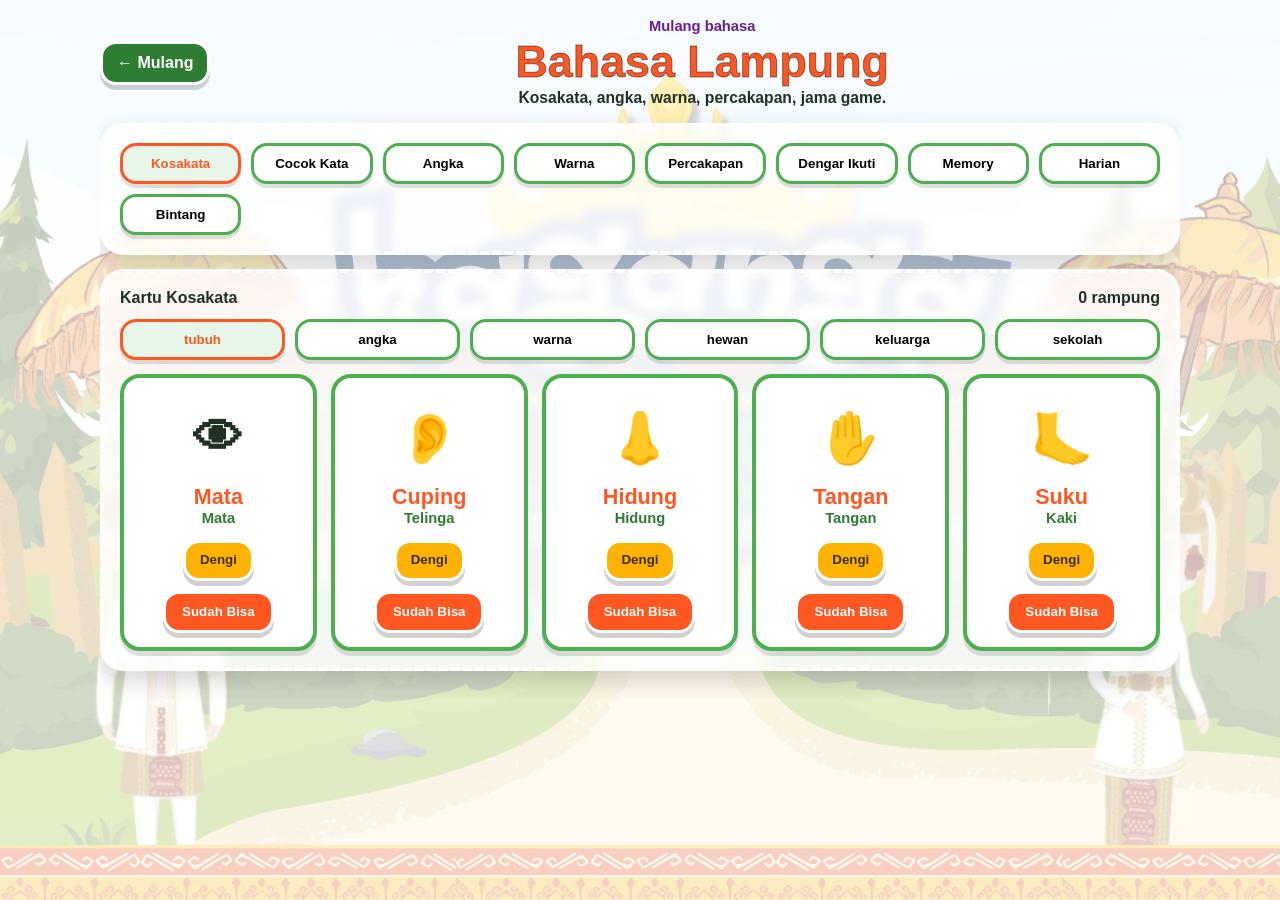
<file: SI-GAM/bahasa.html>
<!DOCTYPE html>
<html lang="id">
<head>
    <meta charset="UTF-8">
    <meta name="viewport" content="width=device-width, initial-scale=1.0">
    <title>Bahasa Lampung</title>
    <link rel="stylesheet" href="belajar.css">
</head>
<body>
    <main class="page-shell">
        <header class="app-header">
            <a class="back-btn" href="index.html">&#8592; Mulang</a>
            <div class="title-block">
                <p class="eyebrow">Mulang bahasa</p>
                <h1>Bahasa Lampung</h1>
                <p class="subtitle">Kosakata, angka, warna, percakapan, jama game.</p>
            </div>
        </header>

        <nav class="feature-nav panel" id="featureNav"></nav>

        <section class="panel feature-panel active" id="kosakataPanel">
            <div class="score-row">
                <span>Kartu Kosakata</span>
                <span id="vocabDone">0 rampung</span>
            </div>
            <div class="mode-tabs" id="categoryTabs"></div>
            <div class="cards-grid" id="vocabCards"></div>
        </section>

        <section class="panel feature-panel" id="cocokPanel">
            <p class="mini-title">Game Cocokkon Kata</p>
            <p class="feedback" id="matchWordInfo">Pilih kata Lampung, lalu pilih arti sai cocok.</p>
            <div class="match-board" id="wordMatchBoard"></div>
        </section>

        <section class="panel feature-panel" id="angkaPanel">
            <div class="grid-two">
                <div class="hero-card">
                    <div class="aksara-big" id="numberBig">1</div>
                    <p class="latin-name" id="numberWord">Sai</p>
                    <div class="controls">
                        <button class="ghost-btn" id="prevNumber">Balik</button>
                        <button class="primary-btn" id="speakNumber">Dengi Angka</button>
                        <button class="ghost-btn" id="nextNumber">Teras</button>
                    </div>
                </div>
                <div>
                    <p class="mini-title">Kuis Angka</p>
                    <div class="question-symbol" id="numberQuiz">3</div>
                    <p class="feedback" id="numberFeedback">Pilih nama angka sai pas.</p>
                    <div class="choices" id="numberChoices"></div>
                </div>
            </div>
        </section>

        <section class="panel feature-panel" id="warnaPanel">
            <div class="color-tile" id="colorTile">Warna</div>
            <p class="feedback" id="colorFeedback">Pilih nama warna sai pas.</p>
            <div class="choices" id="colorChoices"></div>
        </section>

        <section class="panel feature-panel" id="dialogPanel">
            <div class="mode-tabs" id="dialogTabs"></div>
            <div class="dialog-list" id="dialogList"></div>
            <div class="controls">
                <button class="primary-btn" id="speakDialog">Dengi Percakapan</button>
            </div>
        </section>

        <section class="panel feature-panel" id="ikutiPanel">
            <div class="hero-card">
                <div class="aksara-big" id="listenWord">Tabik</div>
                <p class="latin-name" id="listenMeaning">Salam</p>
                <div class="controls">
                    <button class="primary-btn" id="listenSpeak">Dengi</button>
                    <button class="ghost-btn" id="listenDone">Sudah Bisa</button>
                    <button class="ghost-btn" id="listenNext">Kata Lain</button>
                </div>
            </div>
        </section>

        <section class="panel feature-panel" id="memoryPanel">
            <p class="mini-title">Memory Card</p>
            <p class="feedback" id="memoryInfo">Balik kartu, cari pasangan kata jama arti.</p>
            <div class="memory-grid" id="memoryGrid"></div>
        </section>

        <section class="panel feature-panel" id="harianPanel">
            <div class="score-row">
                <span>Level Harian</span>
                <span id="dailyStatus">0/5</span>
            </div>
            <div class="daily-list" id="dailyList"></div>
            <div class="controls">
                <button class="primary-btn" id="finishDaily">Rampungkan Hari Ini</button>
            </div>
        </section>

        <section class="panel feature-panel" id="bintangPanel">
            <p class="mini-title">Koleksi Bintang</p>
            <div class="badge-row">
                <div class="badge"><strong id="starWrite">0</strong>Bintang Nulis</div>
                <div class="badge"><strong id="starQuiz">0</strong>Skor Kuis</div>
                <div class="badge"><strong id="starVocab">0</strong>Kosakata</div>
                <div class="badge"><strong id="starMark">0</strong>Tanda Baca</div>
                <div class="badge"><strong id="starDaily">0</strong>Level Harian</div>
            </div>
        </section>
    </main>

    <script>
        const tabs = [
            ['kosakataPanel', 'Kosakata'],
            ['cocokPanel', 'Cocok Kata'],
            ['angkaPanel', 'Angka'],
            ['warnaPanel', 'Warna'],
            ['dialogPanel', 'Percakapan'],
            ['ikutiPanel', 'Dengar Ikuti'],
            ['memoryPanel', 'Memory'],
            ['harianPanel', 'Harian'],
            ['bintangPanel', 'Bintang']
        ];

        const vocab = {
            tubuh: [
                ['&#128065;', 'Mata', 'Mata'], ['&#128066;', 'Cuping', 'Telinga'], ['&#128067;', 'Hidung', 'Hidung'],
                ['&#9995;', 'Tangan', 'Tangan'], ['&#129462;', 'Suku', 'Kaki']
            ],
            angka: [
                ['1', 'Sai', 'Satu'], ['2', 'Rua', 'Dua'], ['3', 'Telu', 'Tiga'],
                ['4', 'Pak', 'Empat'], ['5', 'Lima', 'Lima']
            ],
            warna: [
                ['&#128308;', 'Handak Mira', 'Merah'], ['&#128993;', 'Kuning', 'Kuning'], ['&#128994;', 'Hijau', 'Hijau'],
                ['&#128309;', 'Biru', 'Biru'], ['&#9899;', 'Halom', 'Hitam']
            ],
            hewan: [
                ['&#128049;', 'Kucing', 'Kucing'], ['&#128020;', 'Manuk', 'Ayam'], ['&#128031;', 'Iwa', 'Ikan'],
                ['&#128004;', 'Sapi', 'Sapi'], ['&#128016;', 'Wedus', 'Kambing']
            ],
            keluarga: [
                ['&#128104;', 'Bapak', 'Ayah'], ['&#128105;', 'Induk', 'Ibu'], ['&#128102;', 'Anak Ragah', 'Anak laki-laki'],
                ['&#128103;', 'Anak Bebai', 'Anak perempuan'], ['&#128116;', 'Tuan', 'Kakek']
            ],
            sekolah: [
                ['&#128218;', 'Buku', 'Buku'], ['&#9999;', 'Pinsil', 'Pensil'], ['&#127890;', 'Tas', 'Tas'],
                ['&#127979;', 'Sekula', 'Sekolah'], ['&#129681;', 'Kursi', 'Kursi']
            ]
        };

        const numbers = [
            ['1', 'Sai'], ['2', 'Rua'], ['3', 'Telu'], ['4', 'Pak'], ['5', 'Lima'],
            ['6', 'Enom'], ['7', 'Pitu'], ['8', 'Walu'], ['9', 'Siwa'], ['10', 'Puluh'],
            ['11', 'Sebelas'], ['12', 'Rua belas'], ['13', 'Telu belas'], ['14', 'Pak belas'], ['15', 'Lima belas'],
            ['16', 'Enom belas'], ['17', 'Pitu belas'], ['18', 'Walu belas'], ['19', 'Siwa belas'], ['20', 'Rua puluh']
        ];

        const colors = [
            ['#e53935', 'Mira', 'Merah'], ['#fdd835', 'Kuning', 'Kuning'], ['#43a047', 'Hijau', 'Hijau'],
            ['#1e88e5', 'Biru', 'Biru'], ['#212121', 'Halom', 'Hitam'], ['#ffffff', 'Putih', 'Putih']
        ];

        const dialogs = {
            salam: [['A', 'Tabik pun.'], ['B', 'Tabik. Api kabar?'], ['A', 'Kabar baik.']],
            kenal: [['A', 'Nyak Rani. Niku sapa?'], ['B', 'Nyak Bima. Senang kenal niku.']],
            kabar: [['A', 'Api kabar niku?'], ['B', 'Kabar baik, terima kasih.']],
            terima: [['A', 'Terima kasih.'], ['B', 'Sama-sama.']]
        };

        let category = 'tubuh';
        let numberIndex = 0;
        let colorIndex = 0;
        let dialogKey = 'salam';
        let listenIndex = 0;
        let selectedMatch = null;
        let memoryFirst = null;
        let memoryLock = false;

        function getAllWords() {
            return Object.values(vocab).flat();
        }

        function speak(text) {
            if (!('speechSynthesis' in window)) return;
            speechSynthesis.cancel();
            const utterance = new SpeechSynthesisUtterance(text);
            utterance.lang = 'id-ID';
            utterance.rate = 0.82;
            speechSynthesis.speak(utterance);
        }

        function addStar(key, amount = 1) {
            const next = Number(localStorage.getItem(key) || 0) + amount;
            localStorage.setItem(key, next);
            localStorage.setItem('bahasaStars', Number(localStorage.getItem('bahasaStars') || 0) + amount);
            renderStars();
        }

        function showPanel(id) {
            document.querySelectorAll('.feature-panel').forEach(panel => panel.classList.remove('active'));
            document.getElementById(id).classList.add('active');
            document.querySelectorAll('#featureNav .mode-btn').forEach(btn => btn.classList.toggle('active', btn.dataset.target === id));
            renderStars();
        }

        function renderNav() {
            document.getElementById('featureNav').innerHTML = tabs.map(([id, label], index) =>
                `<button class="mode-btn ${index === 0 ? 'active' : ''}" data-target="${id}">${label}</button>`
            ).join('');
        }

        function renderVocab() {
            document.getElementById('categoryTabs').innerHTML = Object.keys(vocab).map(key =>
                `<button class="mode-btn ${key === category ? 'active' : ''}" data-category="${key}">${key}</button>`
            ).join('');
            document.getElementById('vocabCards').innerHTML = vocab[category].map(item => `
                <article class="vocab-card">
                    <div class="vocab-icon">${item[0]}</div>
                    <div class="vocab-word">${item[1]}</div>
                    <div class="vocab-meaning">${item[2]}</div>
                    <div class="controls">
                        <button class="ghost-btn" data-say="${item[1]}">Dengi</button>
                        <button class="primary-btn" data-known="${item[1]}">Sudah Bisa</button>
                    </div>
                </article>
            `).join('');
            document.getElementById('vocabDone').textContent = `${localStorage.getItem('vocabDone') || 0} rampung`;
        }

        function renderWordMatch() {
            const sample = getAllWords().slice(0, 8);
            const cards = sample.map(item => ({ key: item[1], type: 'word', text: item[1] }))
                .concat(sample.map(item => ({ key: item[1], type: 'meaning', text: item[2] })))
                .sort(() => Math.random() - 0.5);
            document.getElementById('wordMatchBoard').innerHTML = cards.map(card =>
                `<button class="match-card" data-key="${card.key}" data-type="${card.type}">${card.text}</button>`
            ).join('');
        }

        function renderNumber() {
            const item = numbers[numberIndex];
            document.getElementById('numberBig').textContent = item[0];
            document.getElementById('numberWord').textContent = item[1];
            const choices = numbers.filter(row => row !== item).sort(() => Math.random() - 0.5).slice(0, 3).concat([item]).sort(() => Math.random() - 0.5);
            document.getElementById('numberQuiz').textContent = item[0];
            document.getElementById('numberChoices').innerHTML = choices.map(row =>
                `<button class="choice-btn" data-answer="${row[1]}">${row[1]}</button>`
            ).join('');
        }

        function renderColor() {
            const item = colors[colorIndex];
            const tile = document.getElementById('colorTile');
            tile.style.background = item[0];
            tile.style.color = item[0] === '#ffffff' ? '#203124' : '#fff';
            tile.textContent = item[2];
            const choices = colors.filter(row => row !== item).sort(() => Math.random() - 0.5).slice(0, 3).concat([item]).sort(() => Math.random() - 0.5);
            document.getElementById('colorChoices').innerHTML = choices.map(row =>
                `<button class="choice-btn" data-answer="${row[1]}">${row[1]}</button>`
            ).join('');
        }

        function renderDialog() {
            document.getElementById('dialogTabs').innerHTML = Object.keys(dialogs).map(key =>
                `<button class="mode-btn ${key === dialogKey ? 'active' : ''}" data-dialog="${key}">${key}</button>`
            ).join('');
            document.getElementById('dialogList').innerHTML = dialogs[dialogKey].map((line, index) =>
                `<div class="dialog-bubble ${index % 2 ? 'right' : ''}"><strong>${line[0]}:</strong> ${line[1]}</div>`
            ).join('');
        }

        function renderListen() {
            const item = getAllWords()[listenIndex % getAllWords().length];
            document.getElementById('listenWord').textContent = item[1];
            document.getElementById('listenMeaning').textContent = item[2];
        }

        function renderMemory() {
            const sample = getAllWords().slice(10, 16);
            const cards = sample.map(item => ({ key: item[1], text: item[1] }))
                .concat(sample.map(item => ({ key: item[1], text: item[2] })))
                .sort(() => Math.random() - 0.5);
            document.getElementById('memoryGrid').innerHTML = cards.map((card, index) =>
                `<button class="memory-card hidden-word" data-key="${card.key}" data-text="${card.text}" data-index="${index}">?</button>`
            ).join('');
        }

        function renderDaily() {
            const day = Math.floor(Date.now() / 86400000);
            const words = getAllWords();
            const start = day % (words.length - 5);
            const daily = words.slice(start, start + 5);
            const done = Number(localStorage.getItem('dailyDone') || 0);
            document.getElementById('dailyStatus').textContent = `${Math.min(done, 5)}/5`;
            document.getElementById('dailyList').innerHTML = daily.map(item => `
                <article class="vocab-card">
                    <div class="vocab-icon">${item[0]}</div>
                    <div class="vocab-word">${item[1]}</div>
                    <div class="vocab-meaning">${item[2]}</div>
                </article>
            `).join('');
        }

        function renderStars() {
            document.getElementById('starWrite').textContent = localStorage.getItem('bintangNulis') || 0;
            document.getElementById('starQuiz').textContent = localStorage.getItem('skorAksaraLampung') || 0;
            document.getElementById('starVocab').textContent = localStorage.getItem('vocabDone') || 0;
            document.getElementById('starMark').textContent = localStorage.getItem('miniScoreTanda') || 0;
            document.getElementById('starDaily').textContent = localStorage.getItem('dailyStars') || 0;
        }

        document.addEventListener('click', event => {
            const target = event.target;
            if (target.matches('#featureNav .mode-btn')) showPanel(target.dataset.target);
            if (target.dataset.category) { category = target.dataset.category; renderVocab(); }
            if (target.dataset.say) speak(target.dataset.say);
            if (target.dataset.known) {
                localStorage.setItem('vocabDone', Number(localStorage.getItem('vocabDone') || 0) + 1);
                addStar('vocabStars');
                renderVocab();
            }
            if (target.dataset.dialog) { dialogKey = target.dataset.dialog; renderDialog(); }
        });

        document.getElementById('wordMatchBoard').addEventListener('click', event => {
            const card = event.target.closest('button');
            if (!card || card.classList.contains('done')) return;
            if (!selectedMatch) {
                selectedMatch = card;
                card.classList.add('selected');
                return;
            }
            if (selectedMatch.dataset.key === card.dataset.key && selectedMatch.dataset.type !== card.dataset.type) {
                selectedMatch.classList.add('done');
                card.classList.add('done');
                addStar('matchStars');
                document.getElementById('matchWordInfo').textContent = 'Cocok. Lanjut pasangan lain.';
            } else {
                selectedMatch.classList.remove('selected');
                document.getElementById('matchWordInfo').textContent = 'Belum cocok, coba lagi.';
            }
            selectedMatch = null;
        });

        document.getElementById('prevNumber').addEventListener('click', () => { numberIndex = (numberIndex - 1 + numbers.length) % numbers.length; renderNumber(); });
        document.getElementById('nextNumber').addEventListener('click', () => { numberIndex = (numberIndex + 1) % numbers.length; renderNumber(); });
        document.getElementById('speakNumber').addEventListener('click', () => speak(numbers[numberIndex][1]));
        document.getElementById('numberChoices').addEventListener('click', event => {
            const button = event.target.closest('button');
            if (!button) return;
            const ok = button.dataset.answer === numbers[numberIndex][1];
            button.classList.add(ok ? 'correct' : 'wrong');
            document.getElementById('numberFeedback').textContent = ok ? 'Bener!' : `Jawaban: ${numbers[numberIndex][1]}`;
            if (ok) addStar('numberStars');
            setTimeout(() => { numberIndex = (numberIndex + 1) % numbers.length; renderNumber(); }, 700);
        });

        document.getElementById('colorChoices').addEventListener('click', event => {
            const button = event.target.closest('button');
            if (!button) return;
            const ok = button.dataset.answer === colors[colorIndex][1];
            button.classList.add(ok ? 'correct' : 'wrong');
            document.getElementById('colorFeedback').textContent = ok ? 'Bener, warna sai pas!' : `Jawaban: ${colors[colorIndex][1]}`;
            if (ok) addStar('colorStars');
            setTimeout(() => { colorIndex = (colorIndex + 1) % colors.length; renderColor(); }, 800);
        });

        document.getElementById('speakDialog').addEventListener('click', () => speak(dialogs[dialogKey].map(line => line[1]).join('. ')));
        document.getElementById('listenSpeak').addEventListener('click', () => speak(getAllWords()[listenIndex % getAllWords().length][1]));
        document.getElementById('listenNext').addEventListener('click', () => { listenIndex += 1; renderListen(); });
        document.getElementById('listenDone').addEventListener('click', () => { addStar('listenStars'); listenIndex += 1; renderListen(); });

        document.getElementById('memoryGrid').addEventListener('click', event => {
            const card = event.target.closest('button');
            if (!card || memoryLock || card.classList.contains('done')) return;
            card.textContent = card.dataset.text;
            card.classList.remove('hidden-word');
            if (!memoryFirst) {
                memoryFirst = card;
                return;
            }
            memoryLock = true;
            if (memoryFirst.dataset.key === card.dataset.key && memoryFirst !== card) {
                memoryFirst.classList.add('done');
                card.classList.add('done');
                addStar('memoryStars');
                document.getElementById('memoryInfo').textContent = 'Pasangan ketemu.';
                memoryFirst = null;
                memoryLock = false;
                return;
            }
            setTimeout(() => {
                memoryFirst.textContent = '?';
                card.textContent = '?';
                memoryFirst.classList.add('hidden-word');
                card.classList.add('hidden-word');
                memoryFirst = null;
                memoryLock = false;
            }, 650);
        });

        document.getElementById('finishDaily').addEventListener('click', () => {
            localStorage.setItem('dailyDone', 5);
            localStorage.setItem('dailyStars', Number(localStorage.getItem('dailyStars') || 0) + 5);
            addStar('dailyBonus', 5);
            renderDaily();
        });

        renderNav();
        renderVocab();
        renderWordMatch();
        renderNumber();
        renderColor();
        renderDialog();
        renderListen();
        renderMemory();
        renderDaily();
        renderStars();
    </script>
</body>
</html>
</file>
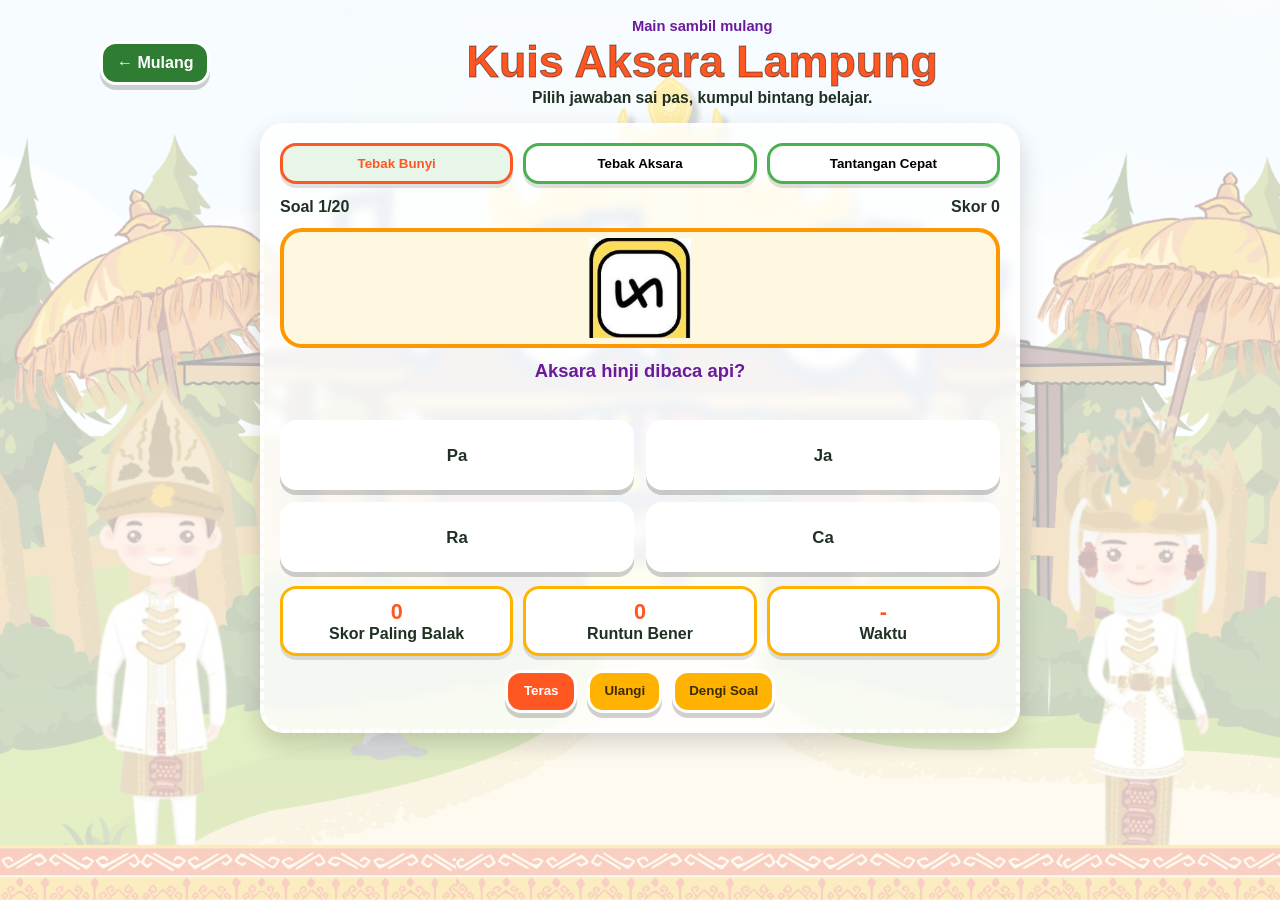
<file: SI-GAM/kuis.html>
<!DOCTYPE html>
<html lang="id">
<head>
    <meta charset="UTF-8">
    <meta name="viewport" content="width=device-width, initial-scale=1.0">
    <title>Kuis Aksara</title>
    <link rel="stylesheet" href="belajar.css">
    <style>
        /* Tambahan style biar gambar di kuis rapi */
        .question-symbol {
            display: flex;
            justify-content: center;
            align-items: center;
            min-height: 120px;
            font-size: 4rem; /* Buat kalau nampilin teks latin */
            font-weight: bold;
            color: #2e7d32;
        }
        .question-symbol img {
            max-height: 100px;
            width: auto;
            display: block;
        }
        .choice-btn img {
            max-height: 40px;
            width: auto;
            pointer-events: none; /* Biar tetep kebaca klik tombolnya, bukan gambarnya */
            vertical-align: middle;
        }
    </style>
</head>
<body>
    <main class="page-shell">
        <header class="app-header">
            <a class="back-btn" href="index.html">&#8592; Mulang</a>
            <div class="title-block">
                <p class="eyebrow">Main sambil mulang</p>
                <h1>Kuis Aksara Lampung</h1>
                <p class="subtitle">Pilih jawaban sai pas, kumpul bintang belajar.</p>
            </div>
        </header>

        <section class="panel quiz-card">
            <div class="mode-tabs">
                <button class="mode-btn active" data-mode="bunyi">Tebak Bunyi</button>
                <button class="mode-btn" data-mode="aksara">Tebak Aksara</button>
                <button class="mode-btn" data-mode="cepat">Tantangan Cepat</button>
            </div>
            <div class="score-row">
                <span id="progress">Soal 1/20</span>
                <span id="score">Skor 0</span>
            </div>
            
            <div class="question-symbol" id="questionSymbol"></div>
            
            <p class="feedback" id="questionText">Aksara hinji dibaca api?</p>
            <div class="choices" id="choices"></div>
            
            <div class="badge-row">
                <div class="badge"><strong id="bestScore">0</strong>Skor Paling Balak</div>
                <div class="badge"><strong id="comboText">0</strong>Runtun Bener</div>
                <div class="badge"><strong id="timerText">-</strong>Waktu</div>
            </div>
            <div class="controls">
                <button class="primary-btn" id="nextQuestion">Teras</button>
                <button class="ghost-btn" id="restartQuiz">Ulangi</button>
                <button class="ghost-btn" id="speakQuestion">Dengi Soal</button>
            </div>
        </section>
    </main>

    <script>
        // --- DATA DIUBAH PAKE LINK GAMBAR ---
        const bank = [
            { img: 'aksara-ka.jpeg', answer: 'Ka' },
            { img: 'aksara-ga.jpeg', answer: 'Ga' },
            { img: 'aksara-nga.jpeg', answer: 'Nga' },
            { img: 'aksara-pa.jpeg', answer: 'Pa' },
            { img: 'aksara-ba.jpeg', answer: 'Ba' },
            { img: 'aksara-ma.jpeg', answer: 'Ma' },
            { img: 'aksara-ta.jpeg', answer: 'Ta' },
            { img: 'aksara-da.jpeg', answer: 'Da' },
            { img: 'aksara-na.jpeg', answer: 'Na' },
            { img: 'aksara-ca.jpeg', answer: 'Ca' },
            { img: 'aksara-ja.jpeg', answer: 'Ja' },
            { img: 'aksara-nya.jpeg', answer: 'Nya' },
            { img: 'aksara-ya.jpeg', answer: 'Ya' },
            { img: 'aksara-a.jpeg', answer: 'A' },
            { img: 'aksara-la.jpeg', answer: 'La' },
            { img: 'aksara-ra.jpeg', answer: 'Ra' },
            { img: 'aksara-sa.jpeg', answer: 'Sa' },
            { img: 'aksara-wa.jpeg', answer: 'Wa' },
            { img: 'aksara-ha.jpeg', answer: 'Ha' },
            { img: 'aksara-gha.jpeg', answer: 'Gha' }
        ];

        let current = 0;
        let score = 0;
        let best = Number(localStorage.getItem('skorAksaraLampung') || 0);
        let combo = 0;
        let answered = false;
        let mode = 'bunyi';
        let timeLeft = 10;
        let clock = null;

        function speak(text) {
            if (!('speechSynthesis' in window)) return;
            window.speechSynthesis.cancel();
            const utterance = new SpeechSynthesisUtterance(text);
            utterance.lang = 'id-ID';
            utterance.rate = 0.85;
            window.speechSynthesis.speak(utterance);
        }

        function optionsFor(answer) {
            const pool = bank.map(item => item.answer).filter(item => item !== answer);
            const picks = pool.sort(() => Math.random() - 0.5).slice(0, 3).concat(answer);
            return picks.sort(() => Math.random() - 0.5);
        }

        function startTimer() {
            clearInterval(clock);
            if (mode !== 'cepat') {
                document.getElementById('timerText').textContent = '-';
                return;
            }
            timeLeft = 10;
            document.getElementById('timerText').textContent = timeLeft;
            clock = setInterval(() => {
                timeLeft -= 1;
                document.getElementById('timerText').textContent = timeLeft;
                if (timeLeft <= 0) {
                    clearInterval(clock);
                    answered = true;
                    combo = 0;
                    document.getElementById('questionText').textContent = 'Waktu habis. Teras soal lagi.';
                    document.getElementById('comboText').textContent = combo;
                }
            }, 1000);
        }

        function render() {
            const item = bank[current];
            answered = false;
            document.getElementById('progress').textContent = `Soal ${current + 1}/${bank.length}`;
            document.getElementById('score').textContent = `Skor ${score}`;
            document.getElementById('bestScore').textContent = best;
            document.getElementById('comboText').textContent = combo;

            if (mode === 'aksara') {
                // Mode tebak aksara: Soal nampilin teks latin, pilihan nampilin gambar aksara
                document.getElementById('questionSymbol').textContent = item.answer;
                document.getElementById('questionText').textContent = 'Pilih aksara sai cocok jama bunyi hinji.';
                document.getElementById('choices').innerHTML = optionsFor(item.answer).map(option => {
                    const row = bank.find(r => r.answer === option);
                    return `<button class="choice-btn" data-answer="${option}">
                                <img src="${row.img}" alt="${option}">
                            </button>`;
                }).join('');
            } else {
                // Mode tebak bunyi & cepat: Soal nampilin gambar aksara, pilihan nampilin teks latin
                document.getElementById('questionSymbol').innerHTML = `<img src="${item.img}" alt="${item.answer}">`;
                document.getElementById('questionText').textContent = mode === 'cepat' ? 'Cepat pilih bunyi sai pas!' : 'Aksara hinji dibaca api?';
                document.getElementById('choices').innerHTML = optionsFor(item.answer).map(option =>
                    `<button class="choice-btn" data-answer="${option}">${option}</button>`
                ).join('');
            }
            startTimer();
        }

        document.getElementById('choices').addEventListener('click', event => {
            const button = event.target.closest('button');
            if (!button || answered) return;
            answered = true;
            clearInterval(clock);
            const item = bank[current];
            const correct = button.dataset.answer === item.answer;
            
            if (correct) {
                combo += 1;
                score += mode === 'cepat' ? 15 + timeLeft : 10 + combo;
                button.classList.add('correct');
                document.getElementById('questionText').textContent = 'Iya, jawabanmu bener!';
            } else {
                combo = 0;
                button.classList.add('wrong');
                document.getElementById('questionText').textContent = `Belum pas. Jawaban sai bener: ${item.answer}`;
                
                document.querySelectorAll('.choice-btn').forEach(btn => {
                    if (btn.dataset.answer === item.answer) btn.classList.add('correct');
                });
            }
            
            if (score > best) {
                best = score;
                localStorage.setItem('skorAksaraLampung', best);
            }
            document.getElementById('score').textContent = `Skor ${score}`;
            document.getElementById('bestScore').textContent = best;
            document.getElementById('comboText').textContent = combo;
        });

        document.getElementById('nextQuestion').addEventListener('click', () => {
            if (current === bank.length - 1) {
                const star = score >= 180 ? 'Tiga bintang' : score >= 100 ? 'Dua bintang' : 'Siji bintang';
                document.getElementById('questionSymbol').innerHTML = '<span>&#9733;</span>';
                document.getElementById('questionText').textContent = `${star}. Kuis tammat, terus latihan lagi.`;
                document.getElementById('choices').innerHTML = '';
                document.getElementById('timerText').textContent = '-';
                clearInterval(clock);
                return;
            }
            current += 1;
            render();
        });

        document.getElementById('restartQuiz').addEventListener('click', () => {
            current = 0;
            score = 0;
            combo = 0;
            render();
        });

        document.getElementById('speakQuestion').addEventListener('click', () => {
            const item = bank[current];
            speak(mode === 'aksara' ? item.answer : `Aksara ${item.answer}`);
        });

        document.querySelectorAll('.mode-btn').forEach(button => {
            button.addEventListener('click', () => {
                document.querySelectorAll('.mode-btn').forEach(item => item.classList.remove('active'));
                button.classList.add('active');
                mode = button.dataset.mode;
                // Acak urutan soal tiap ganti mode biar ga bosen
                bank.sort(() => Math.random() - 0.5); 
                current = 0;
                score = 0;
                combo = 0;
                render();
            });
        });

        // Acak urutan pertama kali main
        bank.sort(() => Math.random() - 0.5);
        render();
    </script>
</body>
</html>
</file>
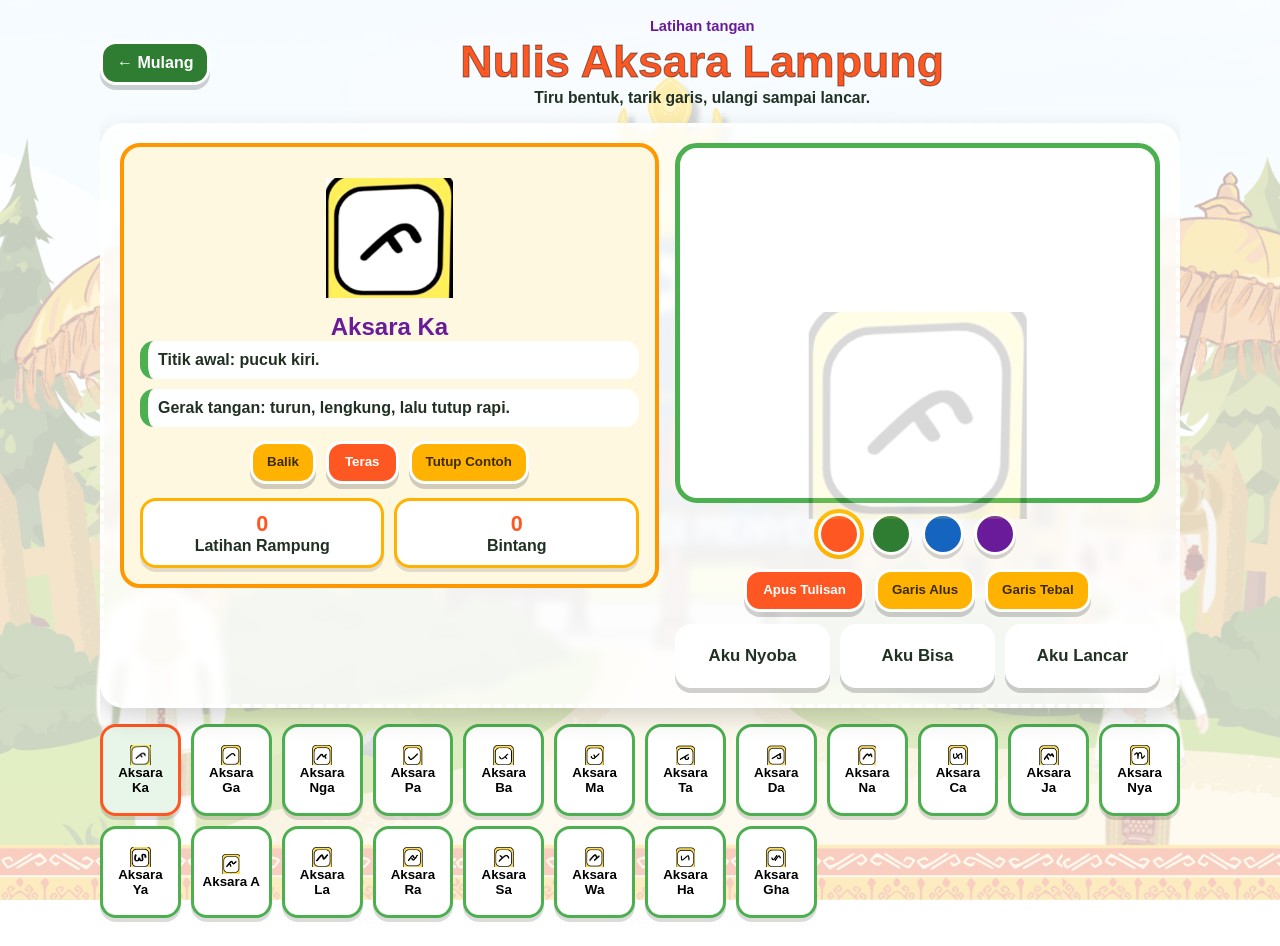
<file: SI-GAM/nulis.html>
<!DOCTYPE html>
<html lang="id">
<head>
    <meta charset="UTF-8">
    <meta name="viewport" content="width=device-width, initial-scale=1.0">
    <title>Nulis Aksara Lampung</title>
    <link rel="stylesheet" href="belajar.css">
    <style>
        /* Tambahan style biar gambar aksara pas di kotaknya */
        .aksara-big {
            display: flex;
            justify-content: center;
            align-items: center;
            min-height: 150px; /* Atur ketinggian minimum agar konsisten */
        }
        .aksara-big img {
            max-height: 120px;
            max-width: 90%;
            width: auto;
            height: auto;
            display: block;
        }
        .trace-symbol {
            position: absolute;
            top: 50%;
            left: 50%;
            transform: translate(-50%, -50%);
            pointer-events: none;
            z-index: 0; /* Pastikan di belakang tulisan kanvas */
        }
        .trace-symbol img {
            max-height: 250px;
            max-width: 90%;
            width: auto;
            height: auto;
            opacity: 0.15; /* Lebih transparan biar gampang ditimpa */
        }
        /* Memperbaiki alignment chip-symbol */
        .chip-symbol {
            display: flex;
            justify-content: center;
            align-items: center;
            min-width: 30px;
        }
        .chip-symbol img {
            max-height: 20px;
            width: auto;
            height: auto;
        }
    </style>
</head>
<body>
    <main class="page-shell">
        <header class="app-header">
            <a class="back-btn" href="index.html">&#8592; Mulang</a>
            <div class="title-block">
                <p class="eyebrow">Latihan tangan</p>
                <h1>Nulis Aksara Lampung</h1>
                <p class="subtitle">Tiru bentuk, tarik garis, ulangi sampai lancar.</p>
            </div>
        </header>

        <section class="panel grid-two">
            <div class="hero-card">
                <div class="aksara-big" id="currentLetter"></div>
                <p class="latin-name" id="currentName">Aksara Ka</p>
                <div class="info-list">
                    <div class="info-item" id="hintOne">Titik awal: pucuk kiri.</div>
                    <div class="info-item" id="hintTwo">Gerak tangan: pelan jama rapi.</div>
                </div>
                <div class="controls">
                    <button class="ghost-btn" id="prevLetter">Balik</button>
                    <button class="primary-btn" id="nextLetter">Teras</button>
                    <button class="ghost-btn" id="toggleGuide">Tutup Contoh</button>
                </div>
                <div class="badge-row">
                    <div class="badge"><strong id="writeCount">0</strong>Latihan Rampung</div>
                    <div class="badge"><strong id="starText">0</strong>Bintang</div>
                </div>
            </div>

            <div class="trace-guide">
                <div class="trace-symbol" id="traceSymbol"></div>
                <canvas class="writing-board" id="board" width="520" height="360"></canvas>
                <div class="tool-row" id="colorTools">
                    <button class="swatch active" data-color="#ff5722" style="background:#ff5722"></button>
                    <button class="swatch" data-color="#2e7d32" style="background:#2e7d32"></button>
                    <button class="swatch" data-color="#1565c0" style="background:#1565c0"></button>
                    <button class="swatch" data-color="#6a1b9a" style="background:#6a1b9a"></button>
                </div>
                <div class="controls">
                    <button class="primary-btn" id="clearBoard">Apus Tulisan</button>
                    <button class="ghost-btn" id="thinLine">Garis Alus</button>
                    <button class="ghost-btn" id="thickLine">Garis Tebal</button>
                </div>
                <div class="star-check">
                    <button class="choice-btn" data-star="1">Aku Nyoba</button>
                    <button class="choice-btn" data-star="2">Aku Bisa</button>
                    <button class="choice-btn" data-star="3">Aku Lancar</button>
                </div>
            </div>
        </section>

        <section class="lesson-strip" id="letterStrip"></section>
    </main>

    <script>
        // --- DATA LENGKAP SEMUA HURUF ---
        // Property 'img' adalah jalur file gambarnya
        const letters = [
            { symbol: 'Ka', img: 'aksara-ka.jpeg', name: 'Aksara Ka', hint: 'Titik awal: pucuk kiri.', move: 'Gerak tangan: turun, lengkung, lalu tutup rapi.' },
            { symbol: 'Ga', img: 'aksara-ga.jpeg', name: 'Aksara Ga', hint: 'Titik awal: bagian atas.', move: 'Gerak tangan: garis besar dulu, tambah ekor kecil.' },
            { symbol: 'Nga', img: 'aksara-nga.jpeg', name: 'Aksara Nga', hint: 'Titik awal: tengah atas.', move: 'Gerak tangan: buat badan lebar, sambung pelan.' },
            { symbol: 'Pa', img: 'aksara-pa.jpeg', name: 'Aksara Pa', hint: 'Titik awal: kiri bawah.', move: 'Gerak tangan: naik lalu putar sedikit.' },
            { symbol: 'Ba', img: 'aksara-ba.jpeg', name: 'Aksara Ba', hint: 'Titik awal: kiri atas.', move: 'Gerak tangan: bentuk badan, tambah garis penanda.' },
            { symbol: 'Ma', img: 'aksara-ma.jpeg', name: 'Aksara Ma', hint: 'Titik awal: atas.', move: 'Gerak tangan: tarik turun, lengkungkan ujung.' },
            { symbol: 'Ta', img: 'aksara-ta.jpeg', name: 'Aksara Ta', hint: 'Titik awal: kiri.', move: 'Gerak tangan: garis pendek lalu sambung ke kanan.' },
            { symbol: 'Da', img: 'aksara-da.jpeg', name: 'Aksara Da', hint: 'Titik awal: atas kanan.', move: 'Gerak tangan: ikuti contoh sampai garis bertemu.' },
            { symbol: 'Na', img: 'aksara-na.jpeg', name: 'Aksara Na', hint: 'Titik awal: tengah.', move: 'Gerak tangan: buat lengkung kecil lalu panjangkan.' },
            { symbol: 'Ca', img: 'aksara-ca.jpeg', name: 'Aksara Ca', hint: 'Titik awal: kiri atas.', move: 'Gerak tangan: bentuk pendek dan jaga jarak.' },
            { symbol: 'Ja', img: 'aksara-ja.jpeg', name: 'Aksara Ja', hint: 'Titik awal: kanan atas.', move: 'Gerak tangan: turun pelan lalu beri ekor.' },
            { symbol: 'Nya', img: 'aksara-nya.jpeg', name: 'Aksara Nya', hint: 'Titik awal: atas.', move: 'Gerak tangan: buat badan besar, tutup rapi.' },
            { symbol: 'Ya', img: 'aksara-ya.jpeg', name: 'Aksara Ya', hint: 'Titik awal: kiri.', move: 'Gerak tangan: sambung halus ke kanan.' },
            { symbol: 'A', img: 'aksara-a.jpeg', name: 'Aksara A', hint: 'Titik awal: atas kiri.', move: 'Gerak tangan: garis besar dulu.' },
            { symbol: 'La', img: 'aksara-la.jpeg', name: 'Aksara La', hint: 'Titik awal: bawah.', move: 'Gerak tangan: naik lalu lengkung.' },
            { symbol: 'Ra', img: 'aksara-ra.jpeg', name: 'Aksara Ra', hint: 'Titik awal: atas.', move: 'Gerak tangan: garis utama dulu, tambah tanda.' },
            { symbol: 'Sa', img: 'aksara-sa.jpeg', name: 'Aksara Sa', hint: 'Titik awal: kiri atas.', move: 'Gerak tangan: ikuti lekuk dengan sabar.' },
            { symbol: 'Wa', img: 'aksara-wa.jpeg', name: 'Aksara Wa', hint: 'Titik awal: tengah kiri.', move: 'Gerak tangan: buat putaran kecil.' },
            { symbol: 'Ha', img: 'aksara-ha.jpeg', name: 'Aksara Ha', hint: 'Titik awal: atas kanan.', move: 'Gerak tangan: tutup bentuk sampai rapi.' },
            { symbol: 'Gha', img: 'aksara-gha.jpeg', name: 'Aksara Gha', hint: 'Titik awal: atas kanan.', move: 'Gerak tangan: garis besar dulu.' }
        ];

        // --- LOGIC APLIKASI ---
        let index = 0;
        let guideVisible = true;
        let penColor = '#ff5722';
        let penSize = 12;
        let writeCount = Number(localStorage.getItem('latihanNulis') || 0);
        let starTotal = Number(localStorage.getItem('bintangNulis') || 0);
        const canvas = document.getElementById('board');
        const ctx = canvas.getContext('2d');
        let drawing = false;

        function render() {
            const item = letters[index];
            
            // --- INI PERUBAHAN UTAMANYA: GUNAKAN IMG ---
            // Render gambar sebagai pengganti teks latin
            document.getElementById('currentLetter').innerHTML = `<img src="${item.img}" alt="${item.symbol}">`;
            document.getElementById('traceSymbol').innerHTML = `<img src="${item.img}" alt="${item.symbol}">`;
            
            document.getElementById('currentName').textContent = item.name;
            document.getElementById('hintOne').textContent = item.hint;
            document.getElementById('hintTwo').textContent = item.move;
            document.getElementById('writeCount').textContent = writeCount;
            document.getElementById('starText').textContent = starTotal;
            document.getElementById('letterStrip').innerHTML = letters.map((letter, i) =>
                `<button class="letter-chip ${i === index ? 'active' : ''}" data-index="${i}">
                    <span class="chip-symbol">
                        <img src="${letter.img}" alt="${letter.symbol}">
                    </span>
                    <span>${letter.name}</span>
                </button>`
            ).join('');
        }

        // --- LOGIC KANVAS DAN NAVIGASI (TETAP SAMA) ---
        function point(event) {
            const rect = canvas.getBoundingClientRect();
            const touch = event.touches ? event.touches[0] : event;
            return {
                x: (touch.clientX - rect.left) * (canvas.width / rect.width),
                y: (touch.clientY - rect.top) * (canvas.height / rect.height)
            };
        }

        function start(event) {
            drawing = true;
            const p = point(event);
            ctx.beginPath();
            ctx.moveTo(p.x, p.y);
            event.preventDefault();
        }

        function draw(event) {
            if (!drawing) return;
            const p = point(event);
            ctx.lineWidth = penSize;
            ctx.lineCap = 'round';
            ctx.strokeStyle = penColor;
            ctx.lineTo(p.x, p.y);
            ctx.stroke();
            event.preventDefault();
        }

        function stop() { drawing = false; }

        canvas.addEventListener('mousedown', start);
        canvas.addEventListener('mousemove', draw);
        window.addEventListener('mouseup', stop);
        canvas.addEventListener('touchstart', start, { passive: false });
        canvas.addEventListener('touchmove', draw, { passive: false });
        window.addEventListener('touchend', stop);
        document.getElementById('clearBoard').addEventListener('click', () => ctx.clearRect(0, 0, canvas.width, canvas.height));
        
        document.getElementById('prevLetter').addEventListener('click', () => { 
            index = (index - 1 + letters.length) % letters.length; 
            ctx.clearRect(0, 0, canvas.width, canvas.height); 
            render(); 
        });
        
        document.getElementById('nextLetter').addEventListener('click', () => { 
            index = (index + 1) % letters.length; 
            ctx.clearRect(0, 0, canvas.width, canvas.height); 
            render(); 
        });
        
        document.getElementById('toggleGuide').addEventListener('click', event => {
            guideVisible = !guideVisible;
            document.getElementById('traceSymbol').style.display = guideVisible ? 'block' : 'none';
            event.target.textContent = guideVisible ? 'Tutup Contoh' : 'Tampil Contoh';
        });
        
        document.getElementById('thinLine').addEventListener('click', () => { penSize = 7; });
        document.getElementById('thickLine').addEventListener('click', () => { penSize = 16; });
        
        document.getElementById('colorTools').addEventListener('click', event => {
            const button = event.target.closest('button');
            if (!button) return;
            document.querySelectorAll('.swatch').forEach(item => item.classList.remove('active'));
            button.classList.add('active');
            penColor = button.dataset.color;
        });
        
        document.querySelector('.star-check').addEventListener('click', event => {
            const button = event.target.closest('button');
            if (!button) return;
            writeCount += 1;
            starTotal += Number(button.dataset.star);
            localStorage.setItem('latihanNulis', writeCount);
            localStorage.setItem('bintangNulis', starTotal);
            render();
        });
        
        document.getElementById('letterStrip').addEventListener('click', event => {
            const button = event.target.closest('button');
            if (button) { 
                index = Number(button.dataset.index); 
                ctx.clearRect(0, 0, canvas.width, canvas.height); 
                render(); 
            }
        });
        
        render();
    </script>
</body>
</html>
</file>
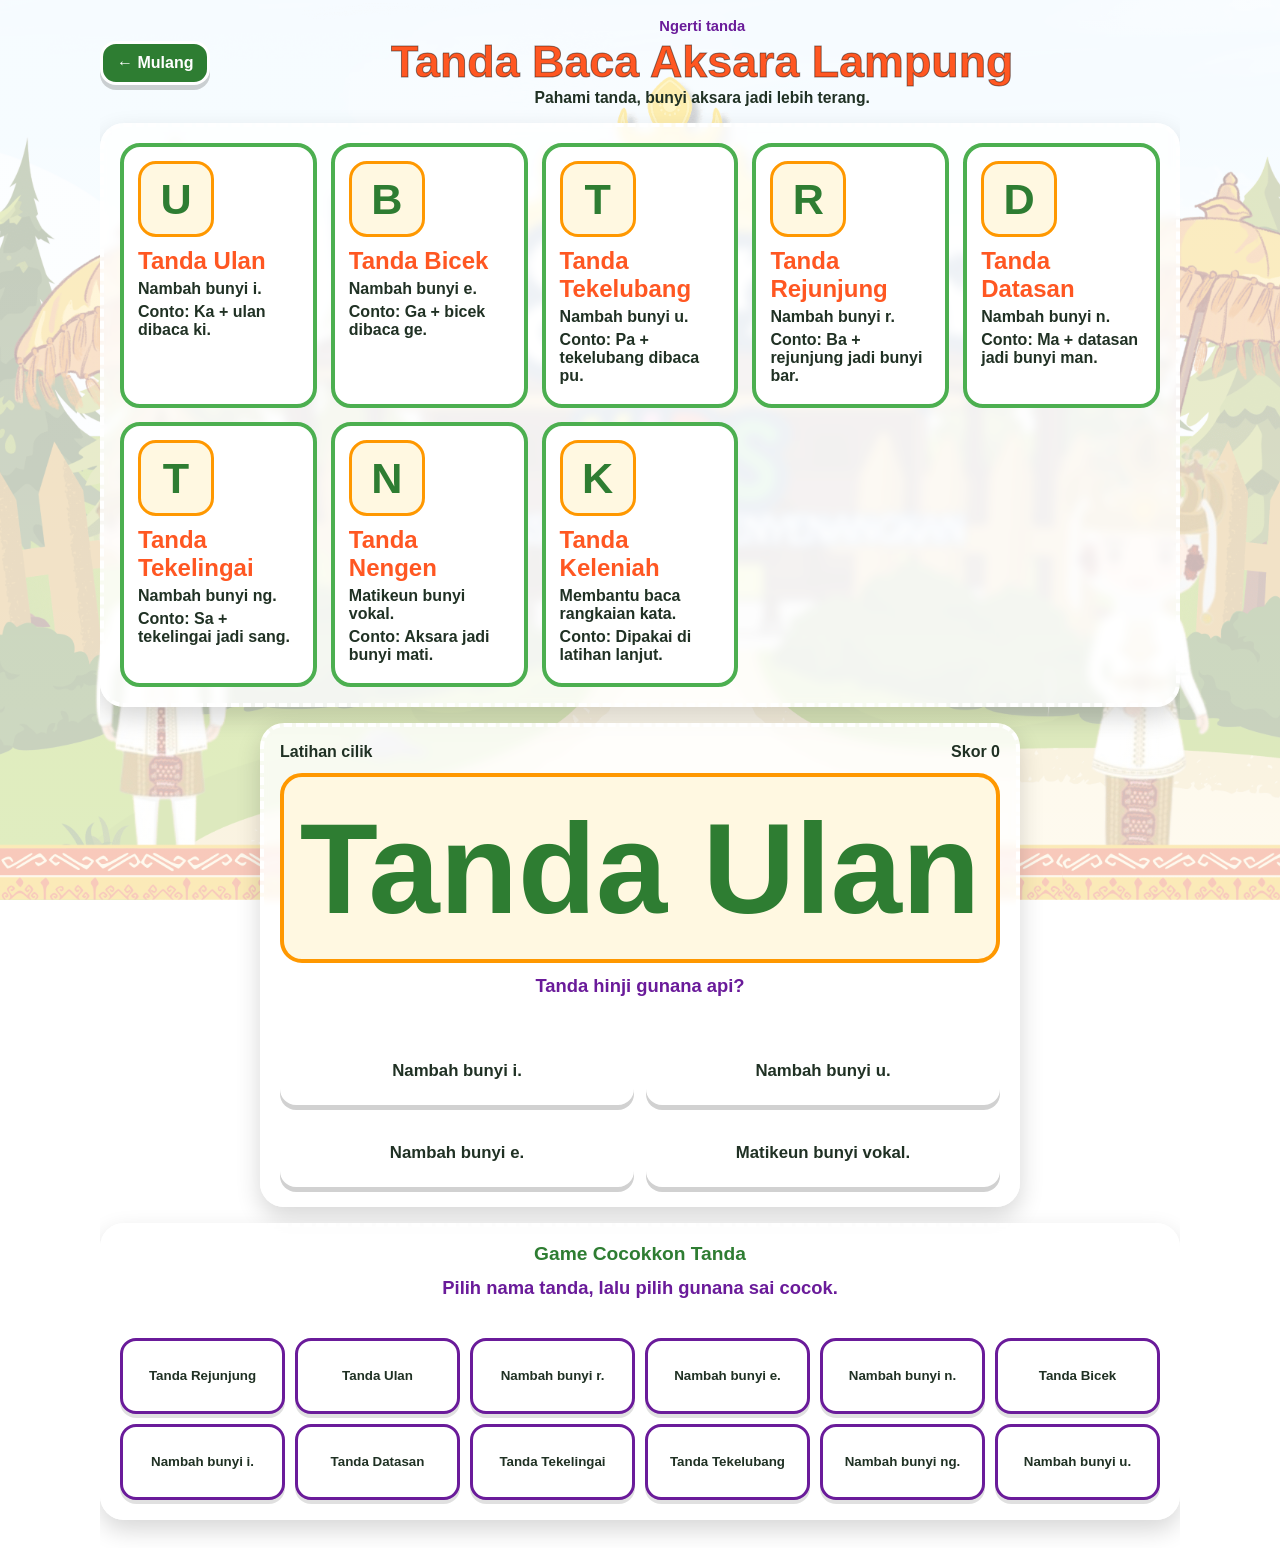
<file: SI-GAM/tandabaca.html>
<!DOCTYPE html>
<html lang="id">
<head>
    <meta charset="UTF-8">
    <meta name="viewport" content="width=device-width, initial-scale=1.0">
    <title>Tanda Baca Aksara</title>
    <link rel="stylesheet" href="belajar.css">
</head>
<body>
    <main class="page-shell">
        <header class="app-header">
            <a class="back-btn" href="index.html">&#8592; Mulang</a>
            <div class="title-block">
                <p class="eyebrow">Ngerti tanda</p>
                <h1>Tanda Baca Aksara Lampung</h1>
                <p class="subtitle">Pahami tanda, bunyi aksara jadi lebih terang.</p>
            </div>
        </header>

        <section class="panel">
            <div class="cards-grid" id="markCards"></div>
        </section>

        <section class="panel quiz-card" style="margin-top:16px">
            <div class="score-row">
                <span>Latihan cilik</span>
                <span id="miniScore">Skor 0</span>
            </div>
            <div class="question-symbol" id="miniSymbol">Ulan</div>
            <p class="feedback" id="miniQuestion">Tanda hinji gunana api?</p>
            <div class="choices" id="miniChoices"></div>
        </section>

        <section class="panel" style="margin-top:16px">
            <p class="mini-title">Game Cocokkon Tanda</p>
            <p class="feedback" id="matchInfo">Pilih nama tanda, lalu pilih gunana sai cocok.</p>
            <div class="match-board" id="matchBoard"></div>
        </section>
    </main>

    <script>
        const marks = [
            { symbol: 'Ulan', name: 'Tanda Ulan', use: 'Nambah bunyi i.', example: 'Ka + ulan dibaca ki.' },
            { symbol: 'Bicek', name: 'Tanda Bicek', use: 'Nambah bunyi e.', example: 'Ga + bicek dibaca ge.' },
            { symbol: 'Tekelubang', name: 'Tanda Tekelubang', use: 'Nambah bunyi u.', example: 'Pa + tekelubang dibaca pu.' },
            { symbol: 'Rejunjung', name: 'Tanda Rejunjung', use: 'Nambah bunyi r.', example: 'Ba + rejunjung jadi bunyi bar.' },
            { symbol: 'Datasan', name: 'Tanda Datasan', use: 'Nambah bunyi n.', example: 'Ma + datasan jadi bunyi man.' },
            { symbol: 'Tekelingai', name: 'Tanda Tekelingai', use: 'Nambah bunyi ng.', example: 'Sa + tekelingai jadi sang.' },
            { symbol: 'Nengen', name: 'Tanda Nengen', use: 'Matikeun bunyi vokal.', example: 'Aksara jadi bunyi mati.' },
            { symbol: 'Keleniah', name: 'Tanda Keleniah', use: 'Membantu baca rangkaian kata.', example: 'Dipakai di latihan lanjut.' }
        ];
        let mini = 0;
        let miniScore = 0;
        let selectedMatch = null;
        let matchedCount = 0;

        document.getElementById('markCards').innerHTML = marks.map(mark => `
            <article class="mark-card">
                <div class="mark-symbol">${mark.symbol[0]}</div>
                <h2>${mark.name}</h2>
                <p>${mark.use}</p>
                <p><strong>Conto:</strong> ${mark.example}</p>
            </article>
        `).join('');

        function renderMini() {
            const item = marks[mini];
            const options = marks.map(mark => mark.use).filter(use => use !== item.use)
                .sort(() => Math.random() - 0.5).slice(0, 3).concat(item.use)
                .sort(() => Math.random() - 0.5);
            document.getElementById('miniSymbol').textContent = item.name;
            document.getElementById('miniQuestion').textContent = 'Tanda hinji gunana api?';
            document.getElementById('miniChoices').innerHTML = options.map(option =>
                `<button class="choice-btn" data-answer="${option}">${option}</button>`
            ).join('');
        }

        document.getElementById('miniChoices').addEventListener('click', event => {
            const button = event.target.closest('button');
            if (!button) return;
            const item = marks[mini];
            const correct = button.dataset.answer === item.use;
            button.classList.add(correct ? 'correct' : 'wrong');
            if (correct) {
                miniScore += 5;
                localStorage.setItem('miniScoreTanda', miniScore);
                document.getElementById('miniQuestion').textContent = 'Bener, kamu makin paham.';
            } else {
                document.getElementById('miniQuestion').textContent = `Belum pas. Jawaban: ${item.use}`;
            }
            document.getElementById('miniScore').textContent = `Skor ${miniScore}`;
            setTimeout(() => {
                mini = (mini + 1) % marks.length;
                renderMini();
            }, 900);
        });

        function renderMatch() {
            const names = marks.slice(0, 6).map(mark => ({ type: 'name', key: mark.name, text: mark.name }));
            const uses = marks.slice(0, 6).map(mark => ({ type: 'use', key: mark.name, text: mark.use }));
            const cards = names.concat(uses).sort(() => Math.random() - 0.5);
            document.getElementById('matchBoard').innerHTML = cards.map((card, index) =>
                `<button class="match-card" data-key="${card.key}" data-type="${card.type}" data-index="${index}">${card.text}</button>`
            ).join('');
        }

        document.getElementById('matchBoard').addEventListener('click', event => {
            const card = event.target.closest('button');
            if (!card || card.classList.contains('done')) return;
            if (!selectedMatch) {
                selectedMatch = card;
                card.classList.add('selected');
                return;
            }
            if (selectedMatch === card) {
                card.classList.remove('selected');
                selectedMatch = null;
                return;
            }
            const sameKey = selectedMatch.dataset.key === card.dataset.key;
            const differentType = selectedMatch.dataset.type !== card.dataset.type;
            if (sameKey && differentType) {
                selectedMatch.classList.remove('selected');
                selectedMatch.classList.add('done');
                card.classList.add('done');
                matchedCount += 1;
                miniScore += 10;
                localStorage.setItem('miniScoreTanda', miniScore);
                document.getElementById('miniScore').textContent = `Skor ${miniScore}`;
                document.getElementById('matchInfo').textContent = matchedCount >= 6 ? 'Hebat, kabeh pasangan cocok!' : 'Cocok. Cari pasangan sai lain.';
            } else {
                selectedMatch.classList.remove('selected');
                document.getElementById('matchInfo').textContent = 'Belum cocok, coba lagi pelan-pelan.';
            }
            selectedMatch = null;
        });

        renderMatch();
        renderMini();
    </script>
</body>
</html>
</file>
<file: SI-GAM/belajar.css>
* {
    box-sizing: border-box;
}

button,
div,
span,
p,
h1,
h2,
strong,
article {
    min-width: 0;
    max-width: 100%;
    overflow-wrap: anywhere;
}

body {
    margin: 0;
    min-height: 100vh;
    font-family: Arial, Helvetica, sans-serif;
    color: #203124;
    background:
        linear-gradient(rgba(255,255,255,0.68), rgba(255,255,255,0.75)),
        url('bg menu aksara.png') center / cover no-repeat fixed;
    overflow-x: hidden;
}

.page-shell {
    width: min(1080px, calc(100vw - 28px));
    margin: 0 auto;
    padding: 18px 0 28px;
    overflow-x: hidden;
}

.app-header {
    display: flex;
    align-items: center;
    justify-content: space-between;
    gap: 14px;
    margin-bottom: 16px;
}

.back-btn,
.primary-btn,
.ghost-btn,
.choice-btn {
    border: 3px solid #fff;
    border-radius: 16px;
    cursor: pointer;
    font-weight: 900;
    font-family: inherit;
    box-shadow: 0 5px 0 rgba(0,0,0,0.18);
}

.back-btn {
    color: #fff;
    background: #2e7d32;
    padding: 10px 14px;
    text-decoration: none;
}

.title-block {
    text-align: center;
    flex: 1;
}

.eyebrow {
    margin: 0;
    color: #6a1b9a;
    font-size: 0.92rem;
    font-weight: 900;
}

h1 {
    margin: 2px 0;
    color: #ff5722;
    font-size: clamp(1.7rem, 4vw, 2.8rem);
    -webkit-text-stroke: 1px rgba(0,0,0,0.45);
    overflow-wrap: normal;
}

.subtitle {
    margin: 0;
    font-size: 0.98rem;
    font-weight: 700;
}

.panel {
    background: rgba(255,255,255,0.78);
    border: 4px dashed #fff;
    border-radius: 24px;
    padding: 16px;
    box-shadow: 0 10px 24px rgba(0,0,0,0.16);
    backdrop-filter: blur(5px);
    overflow: hidden;
    min-width: 0;
}

.grid-two {
    display: grid;
    grid-template-columns: minmax(280px, 1fr) minmax(280px, 0.9fr);
    gap: 16px;
    align-items: start;
}

.hero-card {
    background: #fff8e1;
    border: 4px solid #ff9800;
    border-radius: 20px;
    padding: 16px;
    min-width: 0;
}

.aksara-big {
    min-height: 170px;
    display: grid;
    place-items: center;
    color: #2e7d32;
    font-size: clamp(4.6rem, 14vw, 8.5rem);
    font-weight: 900;
    line-height: 1;
}

.latin-name {
    margin: 0;
    text-align: center;
    color: #6a1b9a;
    font-size: 1.5rem;
    font-weight: 900;
}

.info-list {
    display: grid;
    gap: 10px;
}

.info-item {
    background: #fff;
    border-left: 8px solid #4caf50;
    border-radius: 14px;
    padding: 10px;
    font-weight: 800;
}

.controls {
    display: flex;
    flex-wrap: wrap;
    gap: 10px;
    justify-content: center;
    margin-top: 14px;
}

.controls > button,
.star-check button,
.choice-btn,
.mode-btn {
    min-width: 0;
    overflow-wrap: anywhere;
}

.mini-title {
    margin: 0 0 10px;
    color: #2e7d32;
    font-size: 1.2rem;
    font-weight: 900;
    text-align: center;
}

.badge-row {
    display: grid;
    grid-template-columns: repeat(auto-fit, minmax(120px, 1fr));
    gap: 10px;
    margin-top: 14px;
}

.badge {
    background: #fff;
    border: 3px solid #ffb300;
    border-radius: 16px;
    padding: 10px;
    text-align: center;
    font-weight: 900;
    box-shadow: 0 4px 0 rgba(0,0,0,0.12);
}

.badge strong {
    display: block;
    color: #ff5722;
    font-size: 1.35rem;
}

.primary-btn {
    background: #ff5722;
    color: #fff;
    padding: 11px 16px;
    line-height: 1.1;
}

.ghost-btn {
    background: #ffb300;
    color: #3d2b00;
    padding: 10px 14px;
    line-height: 1.1;
}

.mode-tabs {
    display: grid;
    grid-template-columns: repeat(auto-fit, minmax(110px, 1fr));
    gap: 10px;
    margin: 0 0 14px;
}

.mode-btn {
    background: #fff;
    border: 3px solid #4caf50;
    border-radius: 16px;
    padding: 10px;
    cursor: pointer;
    font-family: inherit;
    font-weight: 900;
    box-shadow: 0 4px 0 rgba(0,0,0,0.12);
}

.mode-btn.active {
    background: #e8f5e9;
    border-color: #ff5722;
    color: #ff5722;
}

.lesson-strip {
    display: grid;
    grid-template-columns: repeat(auto-fit, minmax(78px, 1fr));
    gap: 10px;
    margin-top: 16px;
}

.letter-chip {
    background: #fff;
    border: 3px solid #4caf50;
    border-radius: 16px;
    min-height: 92px;
    padding: 8px;
    cursor: pointer;
    font-family: inherit;
    font-weight: 900;
    box-shadow: 0 4px 0 rgba(0,0,0,0.14);
}

.letter-chip.active {
    background: #e8f5e9;
    border-color: #ff5722;
}

.chip-symbol {
    display: block;
    font-size: 2.3rem;
    color: #2e7d32;
    line-height: 1.1;
}

.song-lines {
    display: grid;
    gap: 10px;
}

.song-line {
    background: #fff;
    border-radius: 16px;
    padding: 12px;
    border: 3px solid #ffcc80;
    color: #3d2b00;
    font-size: 1.05rem;
    font-weight: 900;
}

.song-line.active {
    background: #fff3e0;
    border-color: #ff5722;
    transform: scale(1.01);
}

.practice-box {
    margin-top: 16px;
    background: #f1f8e9;
    border: 4px solid #4caf50;
    border-radius: 20px;
    padding: 14px;
}

.clap-meter {
    display: grid;
    grid-template-columns: repeat(8, 1fr);
    gap: 6px;
    margin-top: 10px;
}

.clap-dot {
    height: 18px;
    border-radius: 999px;
    background: #dcedc8;
    border: 2px solid #fff;
}

.clap-dot.on {
    background: #ff5722;
}

.writing-board {
    display: block;
    width: 100%;
    height: clamp(230px, 31vw, 360px);
    background: #fff;
    border: 5px solid #4caf50;
    border-radius: 22px;
    touch-action: none;
    cursor: crosshair;
}

.trace-guide {
    position: relative;
    min-width: 0;
    width: 100%;
}

.trace-symbol {
    position: absolute;
    inset: 0 0 auto;
    height: clamp(230px, 31vw, 360px);
    display: grid;
    place-items: center;
    color: rgba(46,125,50,0.12);
    font-size: clamp(6rem, 17vw, 13rem);
    font-weight: 900;
    pointer-events: none;
}

.tool-row {
    display: flex;
    flex-wrap: wrap;
    gap: 10px;
    justify-content: center;
    margin-top: 10px;
}

.swatch {
    width: 42px;
    height: 42px;
    border: 3px solid #fff;
    border-radius: 50%;
    cursor: pointer;
    box-shadow: 0 4px 0 rgba(0,0,0,0.16);
}

.swatch.active {
    outline: 4px solid #ffb300;
}

.star-check {
    display: grid;
    grid-template-columns: repeat(3, 1fr);
    gap: 10px;
    margin-top: 12px;
}

.star-check button {
    min-height: 64px;
}

.quiz-card {
    max-width: 760px;
    margin: 0 auto;
}

.score-row {
    display: flex;
    justify-content: space-between;
    gap: 10px;
    margin-bottom: 12px;
    font-weight: 900;
}

.question-symbol {
    display: grid;
    place-items: center;
    min-height: 190px;
    border-radius: 22px;
    background: #fff8e1;
    border: 4px solid #ff9800;
    color: #2e7d32;
    font-size: clamp(3.2rem, 10vw, 8rem);
    font-weight: 900;
    text-align: center;
}

.choices {
    display: grid;
    grid-template-columns: repeat(2, minmax(0, 1fr));
    gap: 12px;
    margin-top: 14px;
}

.choice-btn {
    min-height: 70px;
    background: #fff;
    color: #203124;
    font-size: 1.05rem;
    padding: 8px;
    line-height: 1.15;
}

.choice-btn.correct {
    background: #c8e6c9;
    border-color: #2e7d32;
}

.choice-btn.wrong {
    background: #ffcdd2;
    border-color: #c62828;
}

.feedback {
    min-height: 42px;
    margin-top: 12px;
    text-align: center;
    font-size: 1.15rem;
    font-weight: 900;
    color: #6a1b9a;
}

.cards-grid {
    display: grid;
    grid-template-columns: repeat(auto-fit, minmax(190px, 1fr));
    gap: 14px;
}

.mark-card {
    background: #fff;
    border: 4px solid #4caf50;
    border-radius: 20px;
    padding: 14px;
}

.mark-symbol {
    width: 76px;
    height: 76px;
    display: grid;
    place-items: center;
    border-radius: 18px;
    background: #fff8e1;
    border: 3px solid #ff9800;
    color: #2e7d32;
    font-size: 2.7rem;
    font-weight: 900;
}

.mark-card h2 {
    margin: 10px 0 4px;
    color: #ff5722;
}

.mark-card p {
    margin: 5px 0;
    font-weight: 750;
}

.match-board {
    display: grid;
    grid-template-columns: repeat(auto-fit, minmax(150px, 1fr));
    gap: 10px;
    margin-top: 14px;
}

.match-card {
    min-height: 76px;
    background: #fff;
    border: 3px solid #6a1b9a;
    border-radius: 16px;
    cursor: pointer;
    font-family: inherit;
    font-weight: 900;
    color: #203124;
    box-shadow: 0 4px 0 rgba(0,0,0,0.12);
    padding: 8px;
    line-height: 1.15;
}

.match-card.selected {
    background: #fff3e0;
    border-color: #ff5722;
}

.match-card.done {
    background: #c8e6c9;
    border-color: #2e7d32;
}

.feature-nav {
    display: grid;
    grid-template-columns: repeat(auto-fit, minmax(118px, 1fr));
    gap: 10px;
    margin-bottom: 14px;
}

.feature-panel {
    display: none;
}

.feature-panel.active {
    display: block;
}

.vocab-card {
    background: #fff;
    border: 4px solid #4caf50;
    border-radius: 20px;
    padding: 14px;
    text-align: center;
    font-weight: 900;
    box-shadow: 0 5px 0 rgba(0,0,0,0.12);
    min-width: 0;
}

.vocab-icon {
    display: grid;
    place-items: center;
    min-height: 92px;
    font-size: 3.1rem;
}

.vocab-word {
    color: #ff5722;
    font-size: 1.35rem;
}

.vocab-meaning {
    color: #2e7d32;
    font-size: 0.92rem;
}

.color-tile {
    min-height: 170px;
    display: grid;
    place-items: center;
    border: 5px solid #fff;
    border-radius: 22px;
    color: #fff;
    font-size: clamp(2rem, 8vw, 4rem);
    font-weight: 900;
    text-shadow: 0 3px 8px rgba(0,0,0,0.35);
}

.dialog-list {
    display: grid;
    gap: 10px;
}

.dialog-bubble {
    max-width: 84%;
    padding: 12px;
    border-radius: 18px;
    background: #fff;
    border: 3px solid #4caf50;
    font-weight: 900;
}

.dialog-bubble.right {
    justify-self: end;
    border-color: #ff9800;
    background: #fff8e1;
}

.daily-list {
    display: grid;
    grid-template-columns: repeat(auto-fit, minmax(150px, 1fr));
    gap: 10px;
}

.memory-grid {
    display: grid;
    grid-template-columns: repeat(auto-fit, minmax(110px, 1fr));
    gap: 10px;
}

.memory-card {
    min-height: 92px;
    border: 3px solid #6a1b9a;
    border-radius: 18px;
    background: #fff;
    color: #203124;
    font-family: inherit;
    font-size: 1rem;
    font-weight: 900;
    cursor: pointer;
    box-shadow: 0 4px 0 rgba(0,0,0,0.12);
    overflow-wrap: anywhere;
    line-height: 1.15;
}

.memory-card.hidden-word {
    background: #6a1b9a;
    color: #fff;
}

.memory-card.done {
    background: #c8e6c9;
    border-color: #2e7d32;
    color: #203124;
}

@media (max-width: 760px) {
    body {
        background-attachment: scroll;
        background:
            linear-gradient(rgba(255,255,255,0.68), rgba(255,255,255,0.75)),
            url('bg_mobile.png') center / cover no-repeat scroll;
    }

    .page-shell {
        width: min(100vw - 18px, 560px);
        padding-top: 10px;
        padding-bottom: 18px;
    }

    .app-header {
        align-items: stretch;
        flex-direction: column;
        gap: 8px;
        margin-bottom: 10px;
    }

    h1 {
        font-size: clamp(1.55rem, 8vw, 2.15rem);
        -webkit-text-stroke: 0.5px rgba(0,0,0,0.35);
    }

    .subtitle {
        font-size: 0.86rem;
    }

    .panel {
        padding: 10px;
        border-width: 3px;
        border-radius: 18px;
    }

    .grid-two,
    .choices {
        grid-template-columns: 1fr;
        gap: 10px;
    }

    .hero-card {
        padding: 10px;
        border-width: 3px;
        border-radius: 16px;
    }

    .aksara-big {
        min-height: 104px;
        font-size: clamp(3.8rem, 28vw, 6rem);
    }

    .latin-name {
        font-size: 1.15rem;
    }

    .back-btn {
        text-align: center;
    }

    .info-item {
        padding: 8px;
        font-size: 0.82rem;
    }

    .controls {
        gap: 8px;
        margin-top: 10px;
    }

    .primary-btn,
    .ghost-btn {
        padding: 9px 10px;
        font-size: 0.82rem;
        min-height: 38px;
    }

    .badge-row {
        grid-template-columns: repeat(2, minmax(0, 1fr));
        gap: 8px;
    }

    .score-row {
        align-items: center;
        flex-wrap: wrap;
        font-size: 0.86rem;
    }

    .badge {
        padding: 8px;
        font-size: 0.78rem;
    }

    .badge strong {
        font-size: 1.1rem;
    }

    .writing-board {
        height: clamp(210px, 68vw, 300px);
        border-width: 4px;
        border-radius: 18px;
    }

    .trace-symbol {
        height: clamp(210px, 68vw, 300px);
        font-size: clamp(5.5rem, 42vw, 10rem);
    }

    .swatch {
        width: 36px;
        height: 36px;
    }

    .star-check {
        grid-template-columns: 1fr;
        gap: 8px;
    }

    .star-check button,
    .choice-btn {
        min-height: 52px;
        font-size: 0.9rem;
    }

    .lesson-strip {
        grid-template-columns: repeat(auto-fit, minmax(68px, 1fr));
        gap: 8px;
        margin-top: 10px;
    }

    .letter-chip {
        min-height: 74px;
        padding: 6px 4px;
        border-radius: 12px;
        font-size: 0.72rem;
    }

    .chip-symbol {
        font-size: 1.85rem;
    }

    .feature-nav {
        grid-template-columns: repeat(2, minmax(0, 1fr));
        gap: 8px;
        margin-bottom: 10px;
    }

    .feature-nav.panel {
        padding: 8px;
    }

    .mode-tabs {
        grid-template-columns: repeat(2, minmax(0, 1fr));
        gap: 8px;
    }

    .mode-btn {
        min-height: 46px;
        padding: 8px 6px;
        font-size: 0.78rem;
    }

    .cards-grid,
    .daily-list {
        grid-template-columns: repeat(2, minmax(0, 1fr));
        gap: 8px;
    }

    .vocab-card {
        padding: 9px 6px;
        border-width: 3px;
        border-radius: 16px;
    }

    .vocab-icon {
        min-height: 70px;
        font-size: 2.4rem;
    }

    .vocab-word {
        font-size: 1rem;
        overflow-wrap: anywhere;
    }

    .vocab-meaning {
        font-size: 0.78rem;
        overflow-wrap: anywhere;
    }

    .match-board {
        grid-template-columns: repeat(2, minmax(0, 1fr));
        gap: 8px;
    }

    .match-card,
    .memory-card {
        min-height: 66px;
        padding: 6px;
        font-size: 0.82rem;
    }

    .color-tile {
        min-height: 130px;
        border-width: 4px;
        font-size: clamp(1.6rem, 10vw, 2.7rem);
    }

    .dialog-bubble {
        max-width: 100%;
        font-size: 0.9rem;
    }

    .memory-grid {
        grid-template-columns: repeat(2, minmax(0, 1fr));
    }
}

@media (min-width: 761px) and (max-width: 1020px) {
    .page-shell {
        width: min(940px, calc(100vw - 24px));
    }

    .grid-two {
        grid-template-columns: 1fr;
    }

    .writing-board,
    .trace-symbol {
        height: clamp(280px, 48vw, 380px);
    }

    .trace-symbol {
        font-size: clamp(8rem, 28vw, 14rem);
    }
}

@media (max-width: 390px) {
    .badge-row,
    .mode-tabs {
        grid-template-columns: 1fr;
    }

    .feature-nav {
        grid-template-columns: repeat(2, minmax(0, 1fr));
    }

    .cards-grid,
    .daily-list {
        grid-template-columns: 1fr;
    }

    .lesson-strip {
        grid-template-columns: repeat(3, minmax(0, 1fr));
    }
}

@media (max-width: 340px) {
    .page-shell {
        width: min(100vw - 12px, 330px);
    }

    h1 {
        font-size: 1.38rem;
    }

    .subtitle,
    .eyebrow {
        font-size: 0.76rem;
    }

    .panel {
        padding: 8px;
        border-radius: 15px;
    }

    .feature-nav,
    .mode-tabs,
    .badge-row,
    .choices,
    .cards-grid,
    .daily-list,
    .match-board,
    .memory-grid {
        grid-template-columns: 1fr;
    }

    .question-symbol {
        min-height: 130px;
        font-size: clamp(2.2rem, 18vw, 4rem);
    }

    .vocab-icon {
        min-height: 58px;
        font-size: 2rem;
    }

    .color-tile {
        min-height: 110px;
    }
}
</file>
